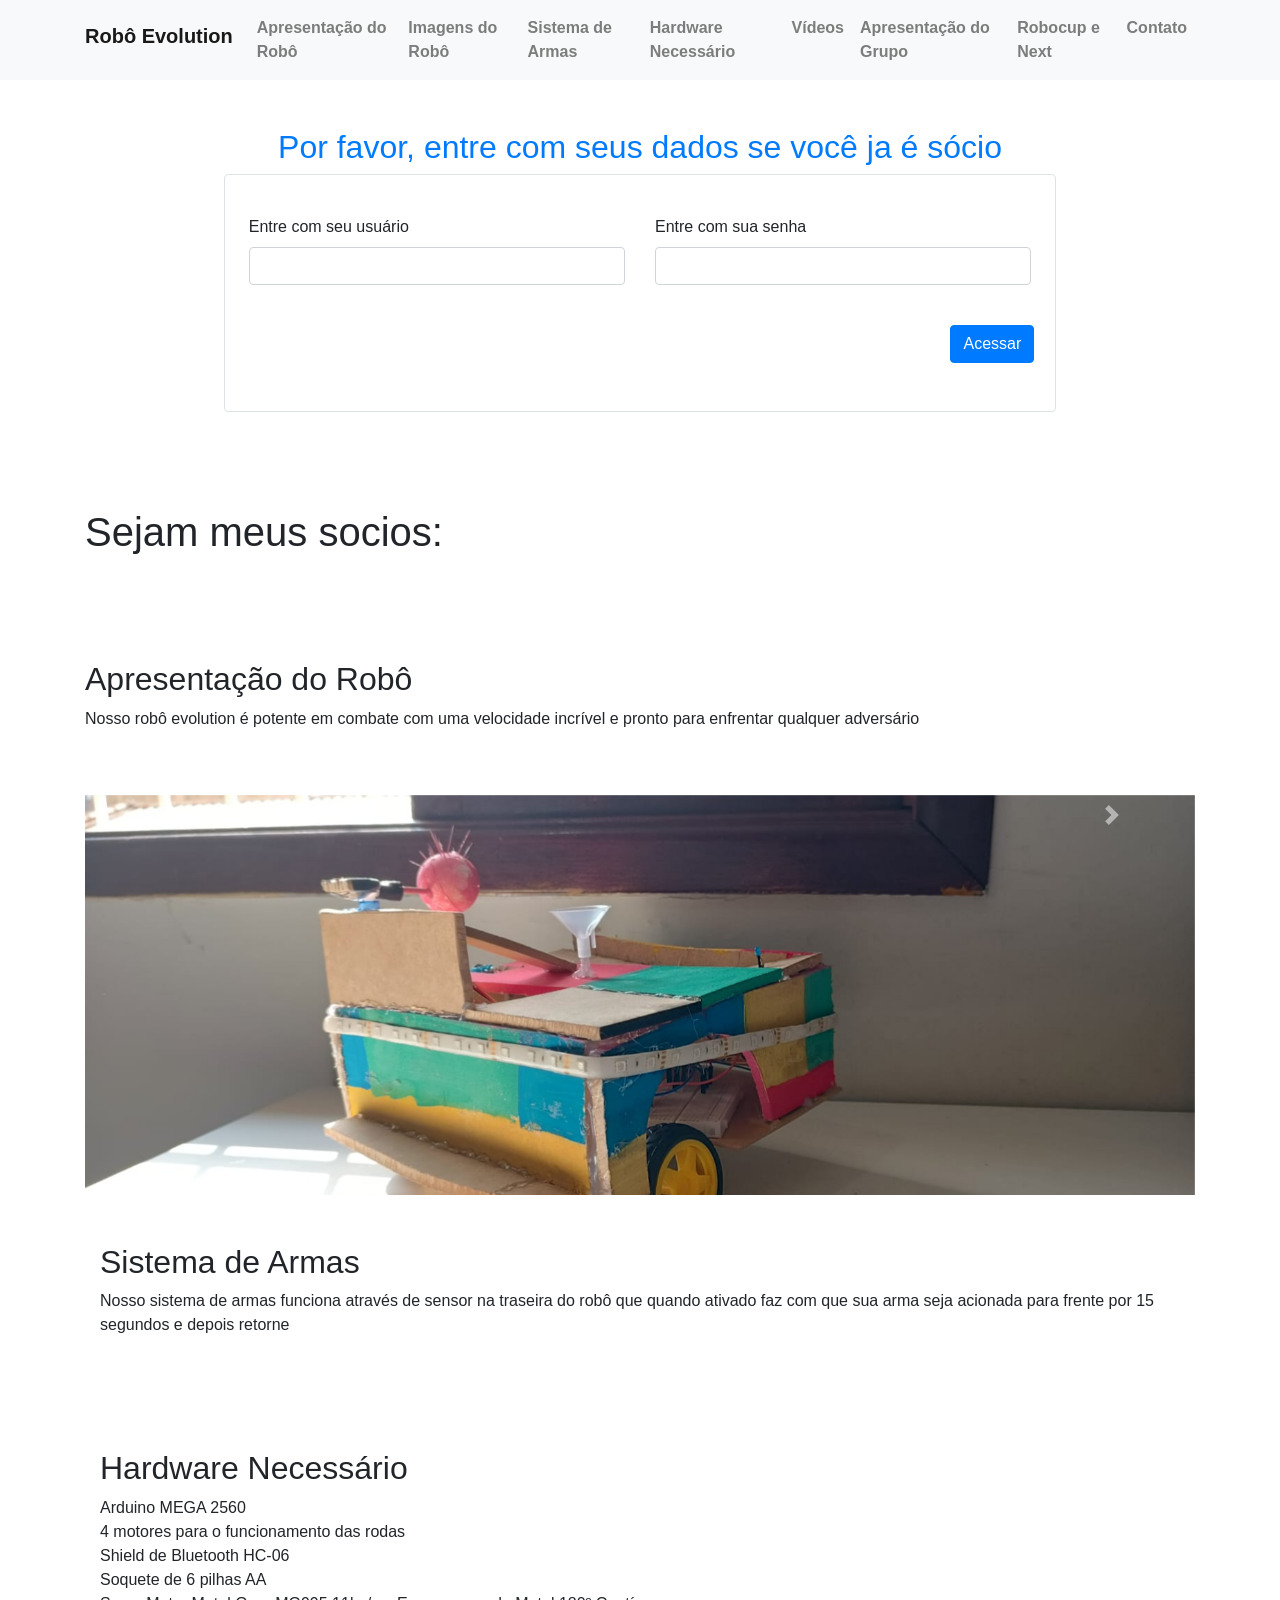
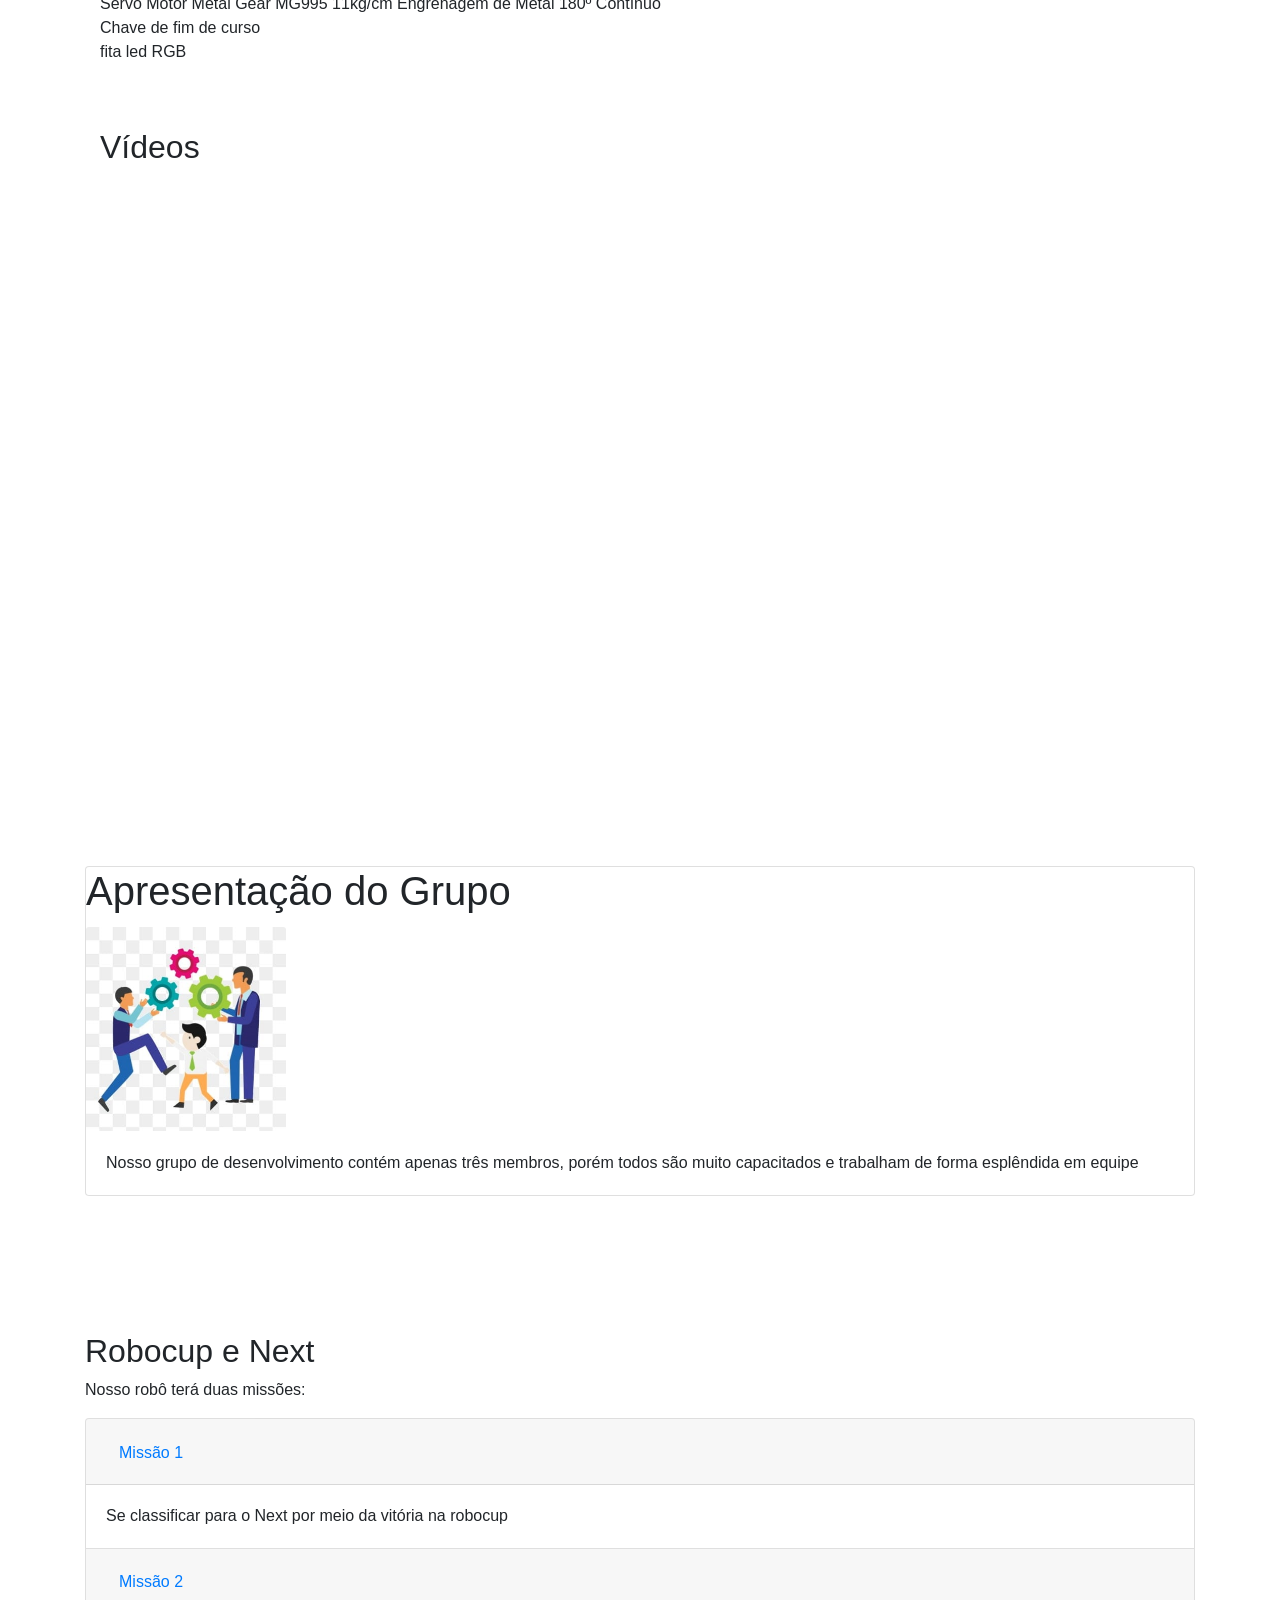
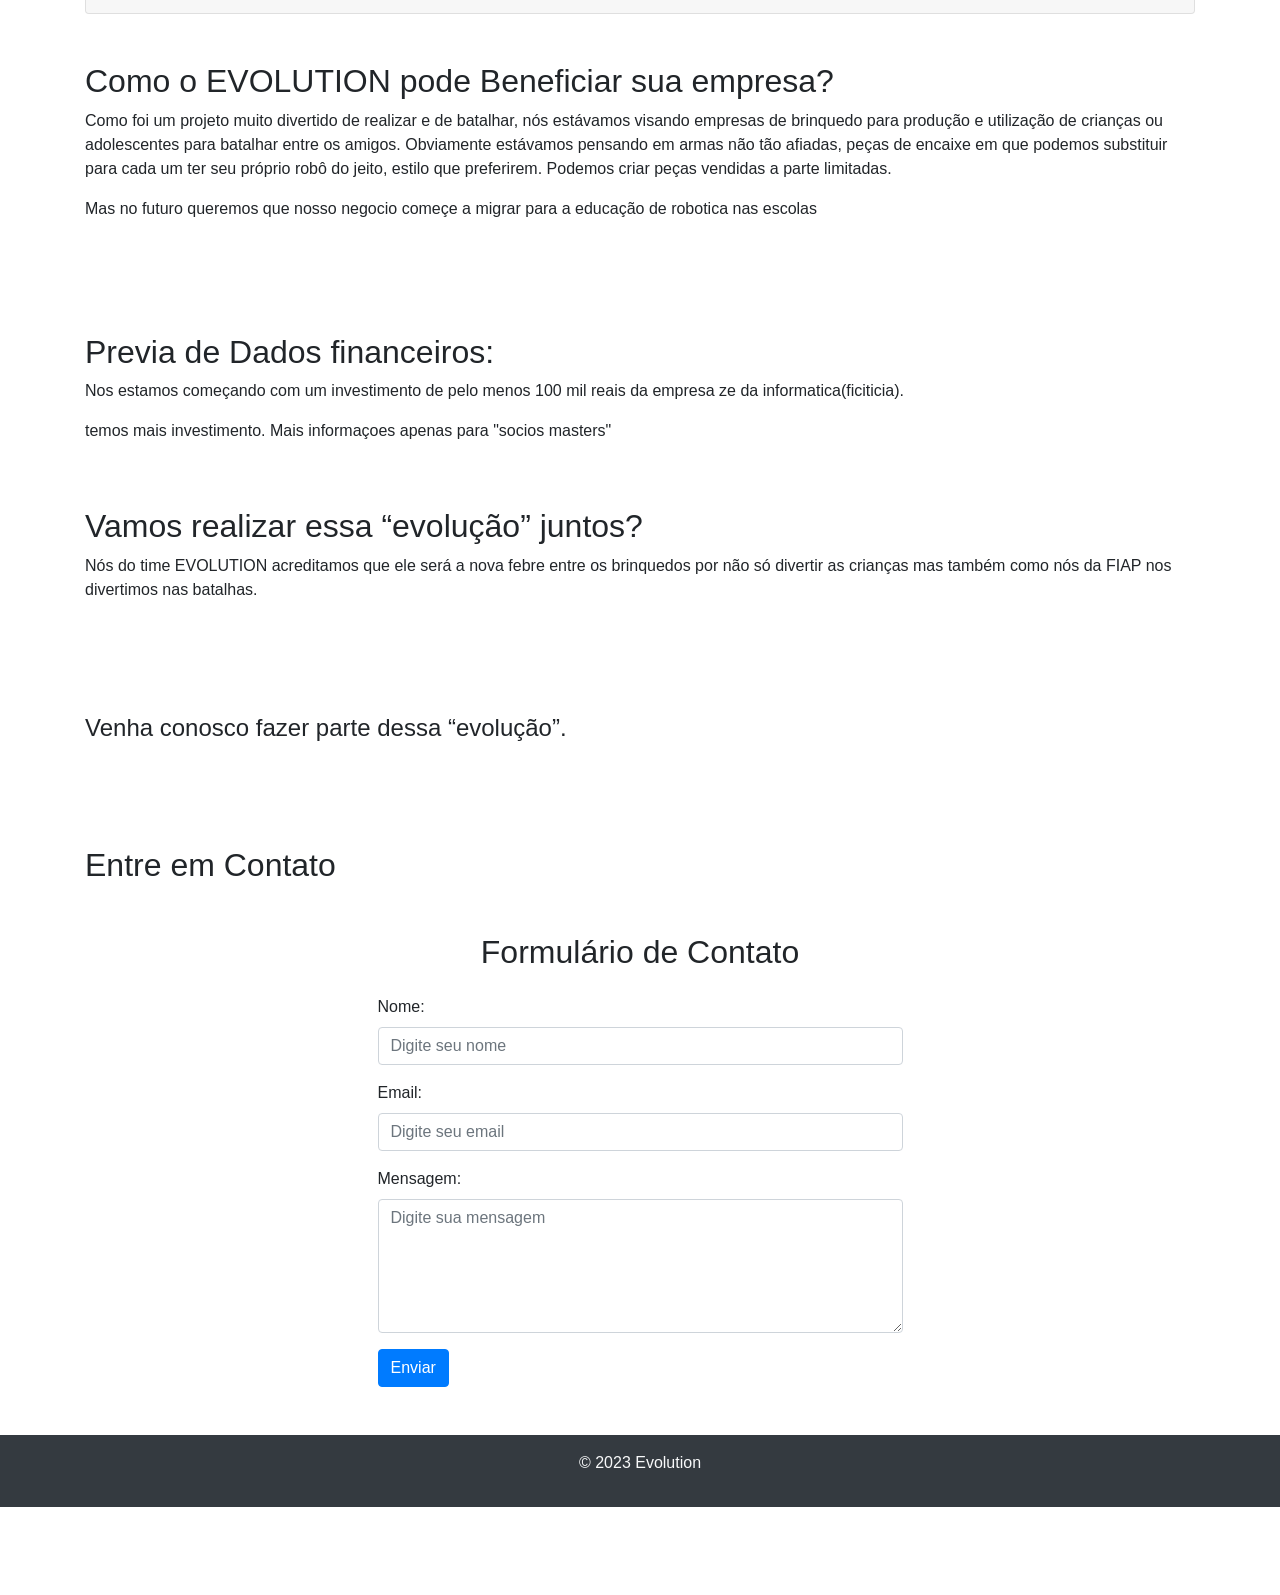
<file: index.html>
<!DOCTYPE html>
<html lang="pt-br">
<head>
    <meta charset="UTF-8">
    <meta name="viewport" content="width=device-width, initial-scale=1.0">
    <title>Landing Page do Robô</title>
  <link rel="stylesheet" href="./css/css.css">
  <link rel="stylesheet" href="./java/java.js">
    <link href="https://cdn.jsdelivr.net/npm/bootstrap@5.3.0/dist/css/bootstrap.min.css" rel="stylesheet" integrity="sha384-jZR6Spejh4U02d8jOt6vLEHfe/JQGiRRSQQxSfFWpi1MquVdAyjUar5+76PVCmYlT" crossorigin="anonymous">
    <link rel="stylesheet" href="https://stackpath.bootstrapcdn.com/bootstrap/4.5.2/css/bootstrap.min.css">
    <script src="https://code.jquery.com/jquery-3.5.1.slim.min.js"></script>
    <script src="https://cdn.jsdelivr.net/npm/@popperjs/core@2.5.3/dist/umd/popper.min.js"></script>
    <script src="https://stackpath.bootstrapcdn.com/bootstrap/4.5.2/js/bootstrap.min.js"></script>
</head>
<body>
   
    <nav class="navbar navbar-expand-lg navbar-light bg-light">
        <div class="container">
            <h1  class="navbar-brand" >Robô Evolution </h1>
            <button class="navbar-toggler" type="button" data-bs-toggle="collapse" data-bs-target="#navbarNav" aria-controls="navbarNav" aria-expanded="false" aria-label="Toggle navigation">
                <span class="navbar-toggler-icon"></span>
            </button>
            <div class="collapse navbar-collapse" id="navbarNav">
                <ul class="navbar-nav ml-auto">
                    <li class="nav-item">
                        <a class="nav-link" href="#apresentacao-robot">Apresentação do Robô</a>
                    </li>
                    <li class="nav-item">
                        <a class="nav-link" href="#carousel-imagens-robot">Imagens do Robô</a>
                    </li>
                    <li class="nav-item">
                        <a class="nav-link" href="#sistema-armas">Sistema de Armas</a>
                    </li>
                    <li class="nav-item">
                        <a class="nav-link" href="#hardware-necessario">Hardware Necessário</a>
                    </li>
                    <li class="nav-item">
                        <a class="nav-link" href="#videos">Vídeos</a>
                    </li>
                    <li class="nav-item">
                        <a class="nav-link" href="#apresentacao-grupo">Apresentação do Grupo</a>
                    </li>
                    <li class="nav-item">
                        <a class="nav-link" href="#robocup-next">Robocup e Next</a>
                    </li>
                    <li class="nav-item">
                        <a class="nav-link" href="#formulario-contato">Contato</a>
                    </li>
                </ul>
            </div>
        </div>
    </nav>
    <div class="container my-5">
        <h2 class="text-center text-primary">Por favor, entre com seus dados se você ja é sócio</h2>
        <form action="" class="w-75 m-auto border rounded p-4 d-flex flex-column" >
            <div class="row">

                <div class="form-dados col-12 col-md-6 my-3">
                    <label for="user" class="form-label">Entre com seu usuário</label>
                    <input type="text" id="user" name="user" class="form-control"
                    required>
                </div>
                <div class="form-dados col-12 col-md-6 my-3">
                    <label for="password" class="form-label">Entre com sua senha</label>
                    <input type="password" id="password" name="password" class="form-control"
                    required>
                </div>
                
                <div class="d-flex justify-content-end my-4">
                    <button type="submit" class="btn btn-primary" id="acessar">Acessar</button>
                </div>
            </div>        
    </form>
</div> 
  <script src="./java/acesso.js"></script>
    <section id="apresentacao-robot" class="py-5">
        <div class="container">
    <h1>Sejam meus socios:</h1>
    </div>
    </section>
    <!-- Seção de Apresentação do Robô -->
    <section id="apresentacao-robot" class="py-5">
        <div class="container">
            <h2>Apresentação do Robô</h2>
            <p>Nosso robô evolution é potente em combate com uma velocidade incrível e pronto para enfrentar qualquer adversário</p>
        </div>
    </section>

    <!-- Carousel de Imagens do Robô -->
    <div class="container">
        <div id="imagemCarousel" class="carousel slide" data-ride="carousel">
            <div class="carousel-inner">
                <div class="carousel-item active">
                    <img src="./imagens/WhatsApp Image 2023-09-25 at 09.29.38 (1).jpeg" class="d-block w-100" alt="Imagem 1">
                </div>
                <div class="carousel-item">
                    <img src="./imagens/WhatsApp Image 2023-09-25 at 09.29.38.jpeg" class="d-block w-100" alt="Imagem 2">
                </div>
                <div class="carousel-item">
                    <img src="./imagens/imagem3.jpeg" class="d-block w-100" alt="Imagem 3">
                </div>
                <div class="carousel-item">
                    <img src="./imagens/imagem4.jpeg" class="d-block w-100" alt="Imagem 4">
                </div>
                <div class="carousel-item">
                    <img src="./imagens/imagem 5.jpeg" class="d-block w-100" alt="Imagem 5">
                </div>
            </div>
            <a class="carousel-control-prev" href="#imagemCarousel" role="button" data-slide="prev">
                <span class="carousel-control-prev-icon" aria-hidden="true"></span>
                <span class="sr-only">Anterior</span>
            </a>
            <a class="carousel-control-next" href="#imagemCarousel" role="button" data-slide="next">
                <span class="carousel-control-next-icon" aria-hidden="true"></span>
                <span class="sr-only">Próximo</span>
            </a>
        
      </div>      
    </section>

    <!-- Seção de Sistema de Armas -->
    <section id="sistema-armas" class="py-5">
        <div class="container">
            <h2>Sistema de Armas</h2>
            <p>Nosso sistema de armas funciona através de sensor na traseira do robô que quando ativado faz com que sua arma seja acionada para frente por 15 segundos e depois retorne</p>
        </div>
    </section>

    <!-- Seção de Hardware Necessário -->
    <section id="hardware-necessario" class="py-5">
        <div class="container">
            <h2>Hardware Necessário</h2>
            <ul class="list-unstyled">
                <li>Arduino MEGA 2560</li>
                <li>4 motores para o funcionamento das rodas</li>
                <li>Shield de Bluetooth HC-06 </li>
                <li>Soquete de 6 pilhas AA</li>
                <li>Servo Motor Metal Gear MG995 11kg/cm
                    Engrenagem de Metal 180º Contínuo</li>
                    <li>Chave de fim de curso</li>
                    <li>fita led RGB</li>

            </ul>
            
        </div>
    </section>

    <!-- Seção de Vídeos -->
 
        <div class="container">
            <h2>Vídeos</h2>
            
                <iframe width="560" height="315" src="https://www.youtube.com/embed/qZ6jei-Eqkc?si=vudNtosfBhOwm4IM" title="YouTube video player" frameborder="0" allow="accelerometer; autoplay; clipboard-write; encrypted-media; gyroscope; picture-in-picture; web-share" allowfullscreen></iframe>
                <iframe width="560" height="315" src="https://www.youtube.com/embed/JrsUYDpNhHQ?si=Exf3kHPui-eFVUB6" title="YouTube video player" frameborder="0" allow="accelerometer; autoplay; clipboard-write; encrypted-media; gyroscope; picture-in-picture; web-share" allowfullscreen></iframe>
            </div>
        </div>
    </section>
    
    <!-- Seção de Apresentação do Grupo -->
    <section id="apresentacao-grupo" class="py-5">
        <div class="container">
            <div class="card">
                <h1 class="card-title">Apresentação do Grupo</h1>
                <img src="./imagens/pngtree-team-character-illustration-holding-gear-image_1293872.jpg"style="max-width: 200px;" class="card-img-top" alt="Imagem do Card">
                <div class="card-body">
                    <p class="card-text">Nosso grupo de desenvolvimento contém apenas três membros, porém todos são muito capacitados e trabalham de forma esplêndida em equipe </p>
                
                </div>
            </div>
        </div>
       
        
        
    </section>

    <!-- Seção de Apresentação da Robocup e do Next -->
    <section>
        <div class="container mt-5">
            <div class="accordion" id="accordionExample">
                <h2>Robocup e Next</h2>
                <p>Nosso robô terá duas missões: </p>
                <!-- Item 1 -->
                <div class="card">
                    <div class="card-header" id="headingOne">
                        <h2 class="mb-0">
                            <button class="btn btn-link " type="button" data-toggle="collapse" data-target="#collapseOne" aria-expanded="false" aria-controls="collapseOne">
                            Missão 1
                        </button>
                    </h2>
                </div>

                <div id="collapseOne" class="collapse show" aria-labelledby="headingOne" data-parent="#accordionExample">
                    <div class="card-body">
                        Se classificar para o Next por meio da vitória na robocup
                    </div>
                </div>
            </div>

            <!-- Item 2 -->
            <div class="card">
                <div class="card-header" id="headingTwo">
                    <h2 class="mb-0">
                        <button class="btn btn-link collapsed" type="button" data-toggle="collapse" data-target="#collapseTwo" aria-expanded="false" aria-controls="collapseTwo">
                           Missão 2
                        </button>
                    </h2>
                </div>
                <div id="collapseTwo" class="collapse " aria-labelledby="headingTwo" data-parent="#accordionExample">
                    <div class="card-body">
                        Ganhar o Next e se consagrar como campeão
                    </div>
                </div>
            </div>

           

        </div>
    </div>
    <section id="sistema-armas" class="py-5">
        <div class="container">
           
    <h2>Como o EVOLUTION pode Beneficiar sua empresa?    </h2>
    <p>Como foi um projeto muito divertido de realizar e de batalhar, nós estávamos visando empresas de brinquedo para produção e utilização de crianças ou adolescentes para batalhar entre os amigos. Obviamente estávamos pensando em armas não tão afiadas, peças de encaixe em que podemos substituir para cada um ter seu próprio robô do jeito, estilo que preferirem. Podemos criar peças vendidas a parte limitadas.</p>
<p>Mas no futuro queremos que nosso negocio começe a migrar para a educação de robotica nas escolas</p>
</div>
</section>
<section id="sistema-armas" class="py-5">
    <div class="container">
<h2>
   Previa de Dados financeiros:
</h2>
<p> Nos estamos começando com um investimento de pelo menos 100 mil reais da empresa ze da informatica(ficiticia).  </p>
<p>temos mais investimento. Mais informaçoes apenas para "socios masters"</p>
</div>
    <section id="sistema-armas" class="py-5">
        <div class="container">
    <h2>
        Vamos realizar essa “evolução” juntos?
    </h2>
    <p> Nós do time EVOLUTION acreditamos que ele será a nova febre entre os brinquedos por não só divertir as crianças mas também como nós da FIAP nos divertimos nas batalhas. </p>
</div>

</section>
    <section id="sistema-armas" class="py-5">
        <div class="container">
    <h4>Venha conosco fazer parte dessa “evolução”.</h4>
</div>
</section>
        <!-- Seção de Formulário de Contato -->
    <section id="formulario-contato" class="py-5">
        <div class="container">
            <h2>Entre em Contato</h2>
            <div class="container mt-5">
                <div class="row">
                    <div class="col-md-6 offset-md-3">
                        <h2 class="text-center mb-4">Formulário de Contato</h2>
                        <form>
                            <div class="form-group">
                                <label for="nome">Nome:</label>
                                <input type="text" class="form-control" id="nome" placeholder="Digite seu nome">
                            </div>
                            <div class="form-group">
                                <label for="email">Email:</label>
                                <input type="email" class="form-control" id="email" placeholder="Digite seu email">
                            </div>
                            <div class="form-group">
                                <label for="mensagem">Mensagem:</label>
                                <textarea class="form-control" id="mensagem" rows="5" placeholder="Digite sua mensagem"></textarea>
                            </div>
                            <button type="submit" class="btn btn-primary">Enviar</button>
                        </form>
                    </div>
                </div>
            </div>
        </div>
    </section>

    <!-- Rodapé -->
    <footer class="bg-dark text-light py-3">
        <div class="container text-center">
            <p>&copy; 2023 Evolution</p>
        </div>
    </footer>


   
</body>
</html>
</file>
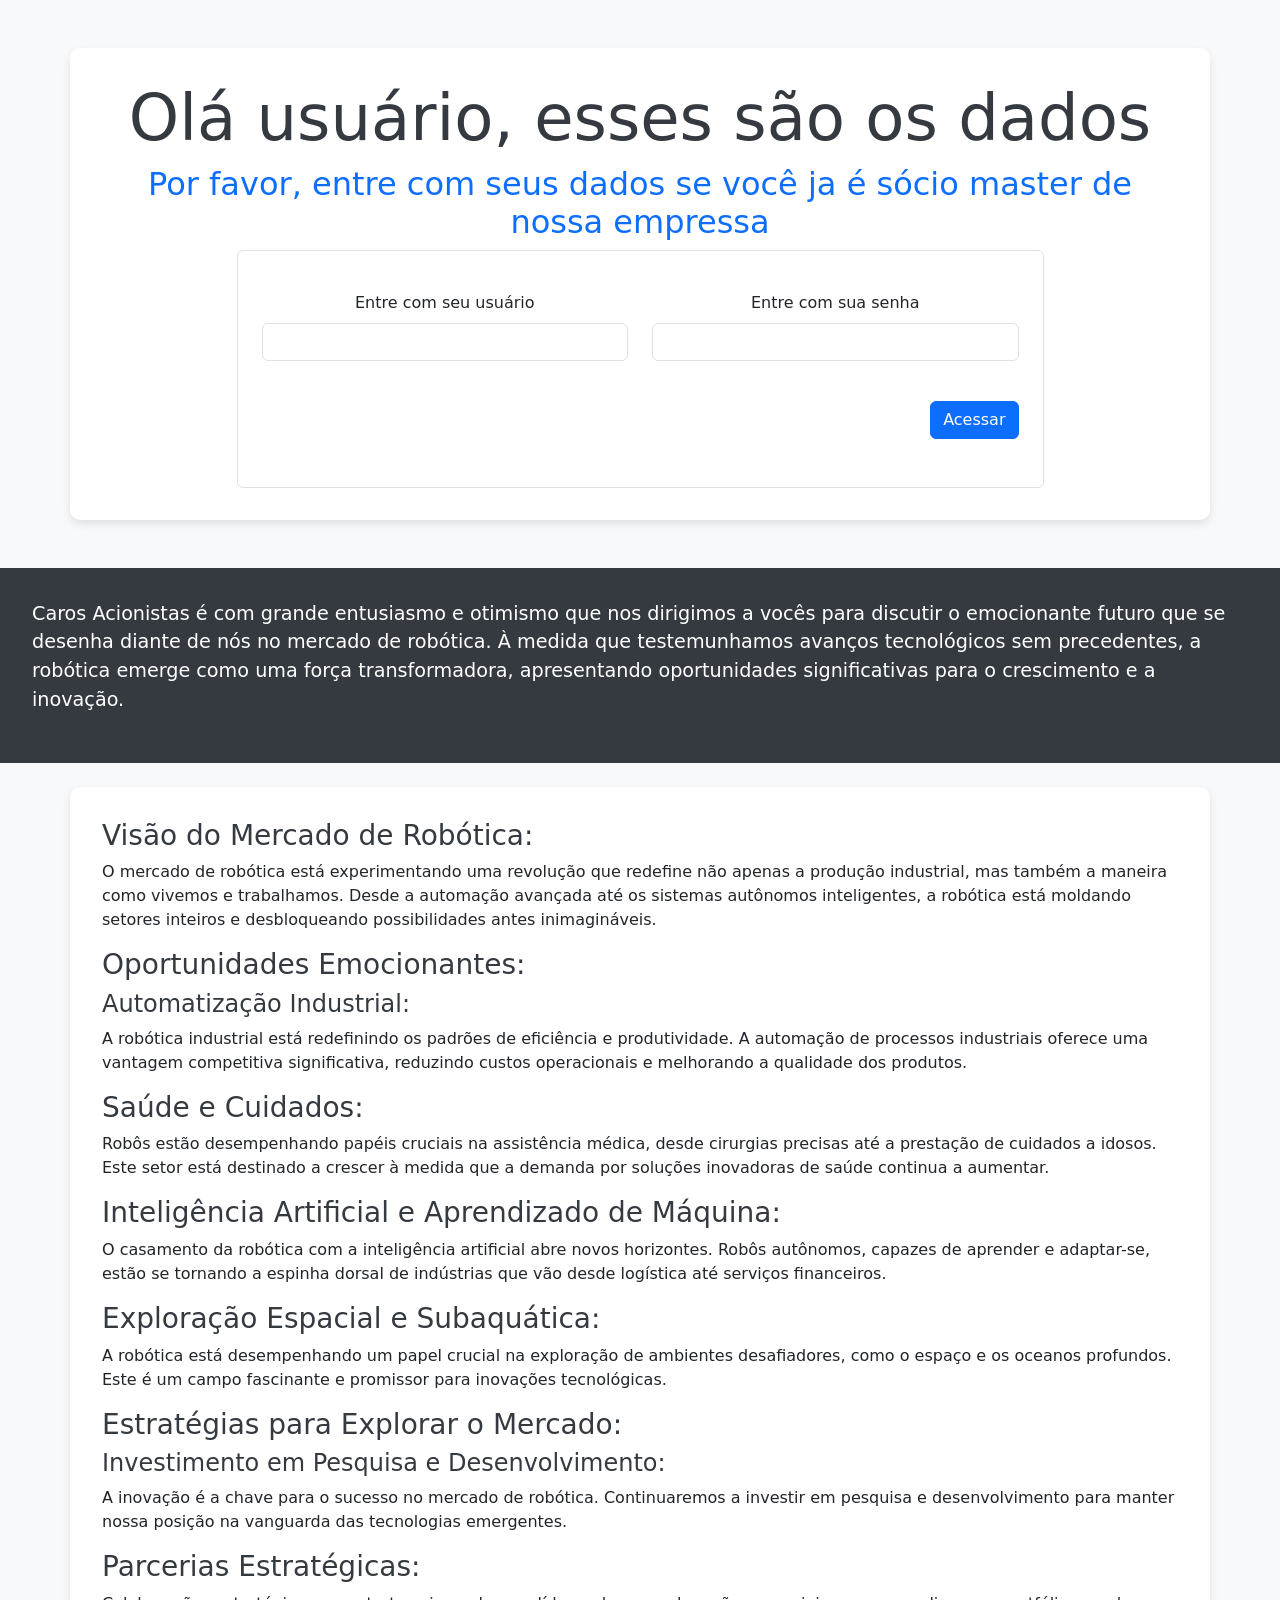
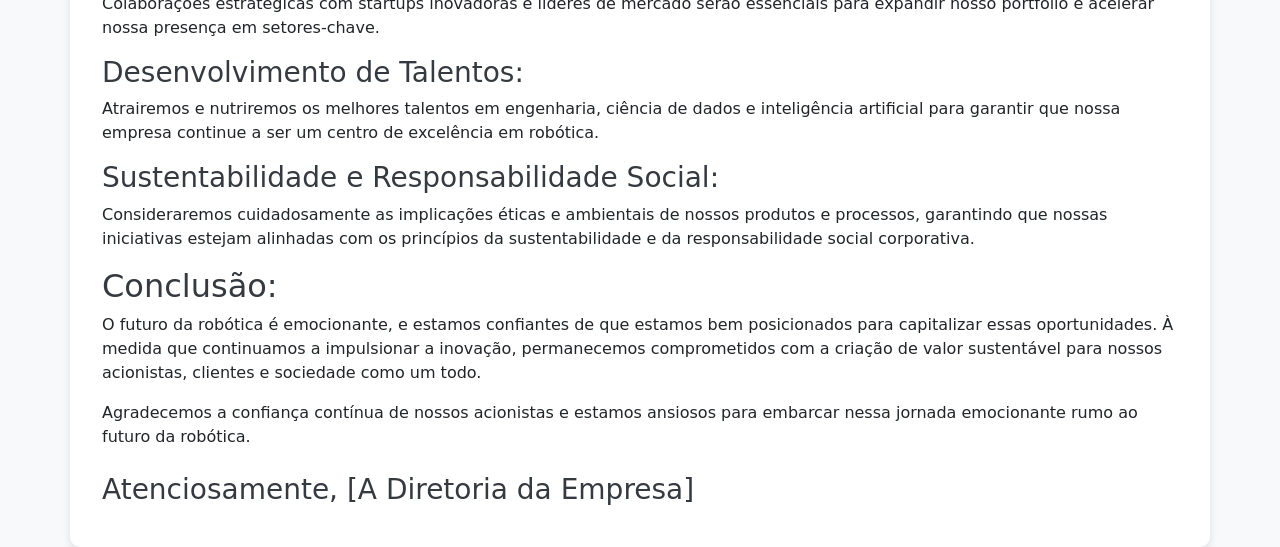
<file: dados.html>
<!doctype html>
<html lang="pt-BR">

<head>
    <meta charset="utf-8">
    <meta name="viewport" content="width=device-width, initial-scale=1">
    <title>Empresa ABC - Dados gerados</title>
    <link href="https://cdn.jsdelivr.net/npm/bootstrap@5.3.2/dist/css/bootstrap.min.css" rel="stylesheet"
        integrity="sha384-T3c6CoIi6uLrA9TneNEoa7RxnatzjcDSCmG1MXxSR1GAsXEV/Dwwykc2MPK8M2HN" crossorigin="anonymous">
</head>

<body>

    <div class="container my-5 text-center">
        <h3 class="display-3">Olá usuário, esses são os dados</h3>
        <h2 class="text-center text-primary">Por favor, entre com seus dados se você ja é sócio master de nossa empressa</h2>
        <form action="" class="w-75 m-auto border rounded p-4 d-flex flex-column" >
            <div class="row">

                <div class="form-dados col-12 col-md-6 my-3">
                    <label for="user" class="form-label">Entre com seu usuário</label>
                    <input type="text" id="user" name="user" class="form-control"
                    required>
                </div>
                <div class="form-dados col-12 col-md-6 my-3">
                    <label for="password" class="form-label">Entre com sua senha</label>
                    <input type="password" id="password" name="password" class="form-control"
                    required>
                </div>
                
                <div class="d-flex justify-content-end my-4">
                    <button type="submit" class="btn btn-primary" id="acessar">Acessar</button>
                </div>
            </div>        
    </form>
</div> 
<script src="../java/acesso2.js"></script>
<style>
    body {
        background-color: #f8f9fa;
    }

    .jumbotron {
        background-color: #343a40;
        color: #ffffff;
        padding: 2rem;
    }

    h2, h3, h4 {
        color: #343a40;
    }

    .lead {
        font-size: 1.2rem;
    }

    .container {
        background-color: #ffffff;
        padding: 2rem;
        border-radius: 10px;
        box-shadow: 0 4px 8px rgba(0, 0, 0, 0.1);
    }
</style>
<div class="jumbotron">

    <p class="lead">Caros Acionistas é com grande entusiasmo e otimismo que nos dirigimos a vocês para discutir o emocionante futuro que se desenha diante de nós no mercado de robótica. À medida que testemunhamos avanços tecnológicos sem precedentes, a robótica emerge como uma força transformadora, apresentando oportunidades significativas para o crescimento e a inovação.</p>
</div>

<div class="container mt-4">
    <h3>Visão do Mercado de Robótica:</h3>
    <p>O mercado de robótica está experimentando uma revolução que redefine não apenas a produção industrial, mas também a maneira como vivemos e trabalhamos. Desde a automação avançada até os sistemas autônomos inteligentes, a robótica está moldando setores inteiros e desbloqueando possibilidades antes inimagináveis.</p>

    <h3>Oportunidades Emocionantes:</h3>

    <h4>Automatização Industrial:</h4>
    <p>A robótica industrial está redefinindo os padrões de eficiência e produtividade. A automação de processos industriais oferece uma vantagem competitiva significativa, reduzindo custos operacionais e melhorando a qualidade dos produtos.</p>

    <h3>Saúde e Cuidados:</h3>
    <p>Robôs estão desempenhando papéis cruciais na assistência médica, desde cirurgias precisas até a prestação de cuidados a idosos. Este setor está destinado a crescer à medida que a demanda por soluções inovadoras de saúde continua a aumentar.</p>

    <h3>Inteligência Artificial e Aprendizado de Máquina:</h3>
    <p>O casamento da robótica com a inteligência artificial abre novos horizontes. Robôs autônomos, capazes de aprender e adaptar-se, estão se tornando a espinha dorsal de indústrias que vão desde logística até serviços financeiros.</p>

    <h3>Exploração Espacial e Subaquática:</h3>
    <p>A robótica está desempenhando um papel crucial na exploração de ambientes desafiadores, como o espaço e os oceanos profundos. Este é um campo fascinante e promissor para inovações tecnológicas.</p>

    <h3>Estratégias para Explorar o Mercado:</h3>

    <h4>Investimento em Pesquisa e Desenvolvimento:</h4>
    <p>A inovação é a chave para o sucesso no mercado de robótica. Continuaremos a investir em pesquisa e desenvolvimento para manter nossa posição na vanguarda das tecnologias emergentes.</p>

    <h3>Parcerias Estratégicas:</h3>
    <p>Colaborações estratégicas com startups inovadoras e líderes de mercado serão essenciais para expandir nosso portfólio e acelerar nossa presença em setores-chave.</p>

    <h3>Desenvolvimento de Talentos:</h3>
    <p>Atrairemos e nutriremos os melhores talentos em engenharia, ciência de dados e inteligência artificial para garantir que nossa empresa continue a ser um centro de excelência em robótica.</p>

    <h3>Sustentabilidade e Responsabilidade Social:</h3>
    <p>Consideraremos cuidadosamente as implicações éticas e ambientais de nossos produtos e processos, garantindo que nossas iniciativas estejam alinhadas com os princípios da sustentabilidade e da responsabilidade social corporativa.</p>

    <h2>Conclusão:</h2>
    <p>O futuro da robótica é emocionante, e estamos confiantes de que estamos bem posicionados para capitalizar essas oportunidades. À medida que continuamos a impulsionar a inovação, permanecemos comprometidos com a criação de valor sustentável para nossos acionistas, clientes e sociedade como um todo.</p>

    <p class="font-italic">Agradecemos a confiança contínua de nossos acionistas e estamos ansiosos para embarcar nessa jornada emocionante rumo ao futuro da robótica.</p>

    <h3 class="mt-4">Atenciosamente, [A Diretoria da Empresa]</h3>
</div>


<script src="https://code.jquery.com/jquery-3.3.1.slim.min.js"></script>
<script src="https://cdnjs.cloudflare.com/ajax/libs/popper.js/1.14.7/umd/popper.min.js"></script>
<script src="https://stackpath.bootstrapcdn.com/bootstrap/4.3.1/js/bootstrap.min.js"></script>
</body>
</html>
</file>
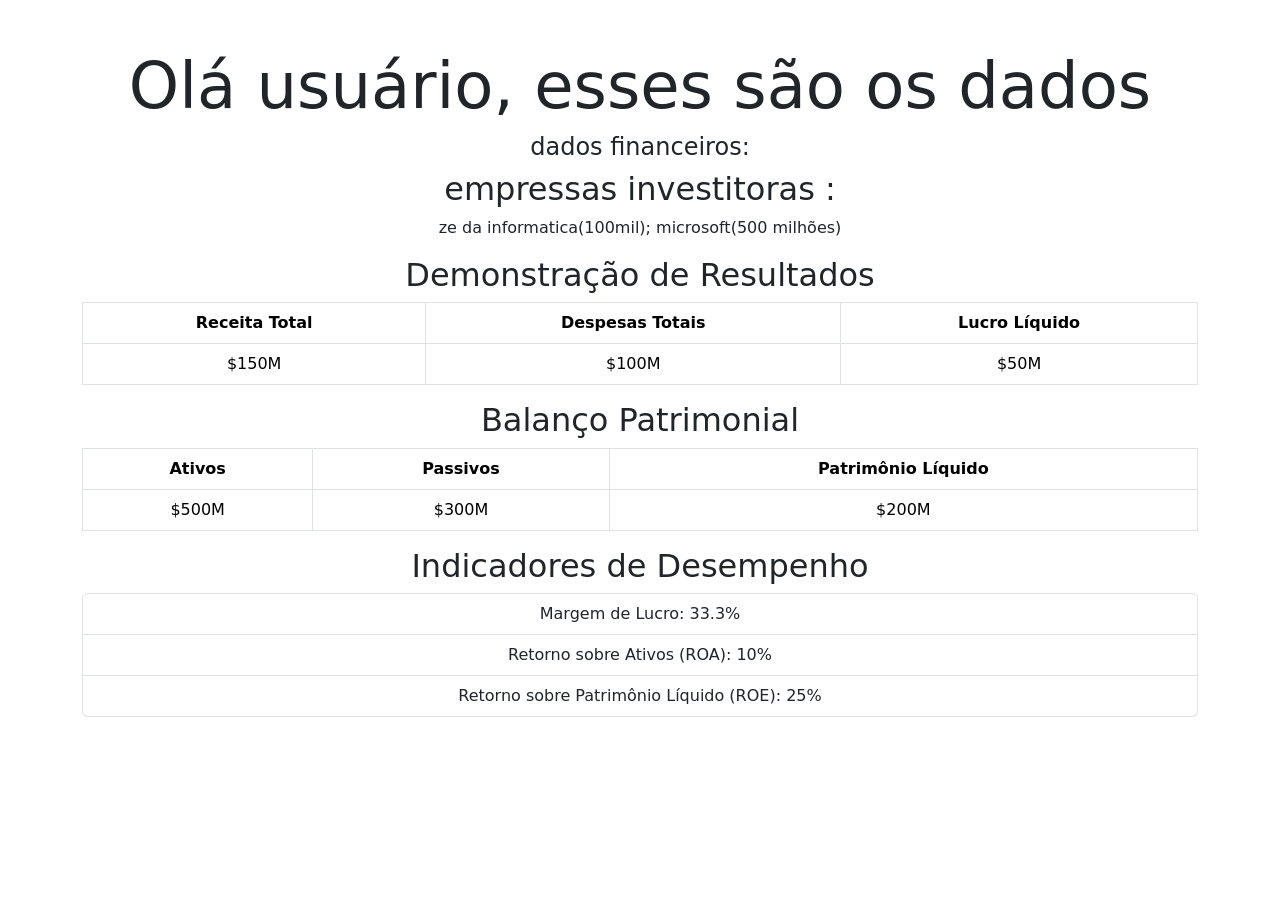
<file: dadosrestridos.html>
<!doctype html>
<html lang="pt-BR">

<head>
    <meta charset="utf-8">
    <meta name="viewport" content="width=device-width, initial-scale=1">
    <title>dados restridos</title>
    <link href="https://cdn.jsdelivr.net/npm/bootstrap@5.3.2/dist/css/bootstrap.min.css" rel="stylesheet"
        integrity="sha384-T3c6CoIi6uLrA9TneNEoa7RxnatzjcDSCmG1MXxSR1GAsXEV/Dwwykc2MPK8M2HN" crossorigin="anonymous">
</head>

<body>

    <div class="container my-5 text-center">
        <h3 class="display-3">Olá usuário, esses são os dados</h3>
        <h4 >dados financeiros: </h4>
<h2>empressas investitoras :</h2>
<p>ze da informatica(100mil); microsoft(500 milhões)  </p>
        <h2>Demonstração de Resultados</h2>
        <table class="table table-bordered">
            <thead class="thead-dark">
                <tr>
                    <th>Receita Total</th>
                    <th>Despesas Totais</th>
                    <th>Lucro Líquido</th>
                </tr>
            </thead>
            <tbody>
                <tr>
                    <td>$150M</td>
                    <td>$100M</td>
                    <td>$50M</td>
                </tr>
            </tbody>
        </table>
    
        <h2>Balanço Patrimonial</h2>
        <table class="table table-bordered">
            <thead class="thead-dark">
                <tr>
                    <th>Ativos</th>
                    <th>Passivos</th>
                    <th>Patrimônio Líquido</th>
                </tr>
            </thead>
            <tbody>
                <tr>
                    <td>$500M</td>
                    <td>$300M</td>
                    <td>$200M</td>
                </tr>
            </tbody>
        </table>
    
        <h2>Indicadores de Desempenho</h2>
        <ul class="list-group">
            <li class="list-group-item">Margem de Lucro: 33.3%</li>
            <li class="list-group-item">Retorno sobre Ativos (ROA): 10%</li>
            <li class="list-group-item">Retorno sobre Patrimônio Líquido (ROE): 25%</li>
        </ul>
    
     
        <script src="https://code.jquery.com/jquery-3.3.1.slim.min.js"></script>
        <script src="https://cdnjs.cloudflare.com/ajax/libs/popper.js/1.14.7/umd/popper.min.js"></script>
        <script src="https://stackpath.bootstrapcdn.com/bootstrap/4.3.1/js/bootstrap.min.js"></script>
    </body>
    </html>
</file>
<file: css/css.css>
/* Estilos globais */
body {
    font-family: Arial, sans-serif;
}

/* Estilo do menu de navegação */
.navbar {
    background-color: #f8f9fa;
}

.navbar-brand {
    font-weight: bold;
}

.navbar-nav .nav-link {
    color: #333;
    font-weight: bold;
}

/* Estilo das seções */
section {
    padding: 40px 0;
}

h2 {
    font-size: 28px;
    margin-bottom: 20px;
}

p {
    font-size: 16px;
}

/* Estilo do rodapé */
footer {
    background-color: #333;
    color: #fff;
    text-align: center;
    padding: 10px 0;
}

/* Estilo para o botão do formulário de contato */
.btn-contact {
    background-color: #007bff;
    color: #fff;
    font-weight: bold;
    border: none;
}

.btn-contact:hover {
    background-color: #0056b3;
}

/* Estilo para vídeos responsivos */
.embed-responsive {
    position: relative;
    padding-bottom: 56.25%;
    height: 0;
    overflow: hidden;
}

.embed-responsive iframe {
    position: absolute;
    top: 0;
    left: 0;
    width: 100%;
    height: 100%;
}
/* Estilo para o carrossel */
.carousel-inner {
    max-height: 400px; /* Ajuste a altura do carrossel conforme necessário */
}

.carousel-item img {
    width: 100%;
    height: auto;
}

/* Estilos para os controles de navegação */
.carousel-control-prev,
.carousel-control-next {
    font-size: 2rem;
    background-color: rgba(0, 0, 0, 0.5);
    border-radius: 50%;
    width: 40px;
    height: 40px;
    line-height: 2rem;
    text-align: center;
    transition: background-color 0.3s;
}

.carousel-control-prev:hover,
.carousel-control-next:hover {
    background-color: rgba(0, 0, 0, 0.8);
}

/* Estilos para indicadores (pontos abaixo do carrossel) */
.carousel-indicators li {
    background-color: #333;
    border: 1px solid #333;
}

.carousel-indicators .active {
    background-color: #f0f0f0;
    border-color: #333;
}
.embed-responsive {
    position: relative;
    padding-bottom: 56.25%;
    height: 0;
    overflow: hidden;
}

.embed-responsive iframe {
    position: absolute;
    top: 0;
    left: 0;
    width: 100%;
    height: 100%;
}
</file>
